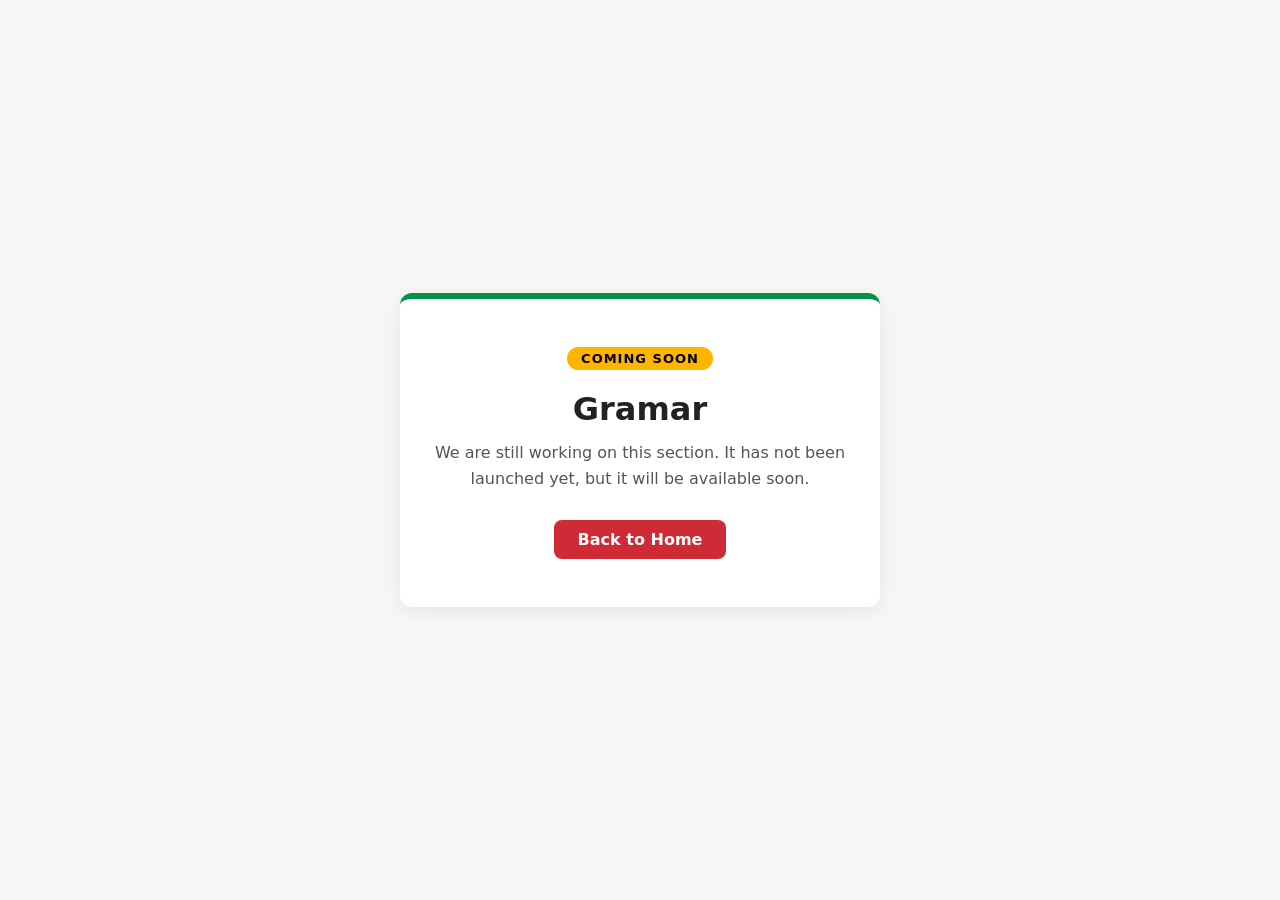
<file: gramar.html>
<!DOCTYPE html>
<html lang="en">
<head>
  <meta charset="UTF-8">
  <meta name="viewport" content="width=device-width, initial-scale=1.0">
  <title>Clips - Coming Soon</title>
  <style>
    * { box-sizing: border-box; margin: 0; padding: 0; }

    body {
      min-height: 100vh;
      display: flex;
      align-items: center;
      justify-content: center;
      padding: 24px;
      font-family: system-ui, -apple-system, Arial, sans-serif;
      background: #f7f7f5;
      color: #222;
      text-align: center;
    }

    .card {
      max-width: 480px;
      width: 100%;
      background: #fff;
      border-top: 6px solid #009246; /* green */
      border-radius: 12px;
      padding: 48px 32px;
      box-shadow: 0 4px 20px rgba(0, 0, 0, 0.08);
    }

    .badge {
      display: inline-block;
      background: #ffb400;
      color: #000;
      font-size: 13px;
      font-weight: bold;
      letter-spacing: 1px;
      text-transform: uppercase;
      padding: 4px 14px;
      border-radius: 999px;
      margin-bottom: 20px;
    }

    h1 { font-size: 32px; margin-bottom: 12px; }

    p { color: #555; line-height: 1.6; margin-bottom: 28px; }

    a.back {
      display: inline-block;
      background: #ce2b37; /* red */
      color: #fff;
      text-decoration: none;
      padding: 10px 24px;
      border-radius: 8px;
      font-weight: bold;
    }

    a.back:hover { opacity: 0.9; }
  </style>
</head>
<body>
  <main class="card">
    <span class="badge">Coming Soon</span>
    <h1>Gramar</h1>
    <p>We are still working on this section. It has not been launched yet, but it will be available soon.</p>
    <a class="back" href="learn.html">Back to Home</a>
  </main>
</body>
</html>
</file>
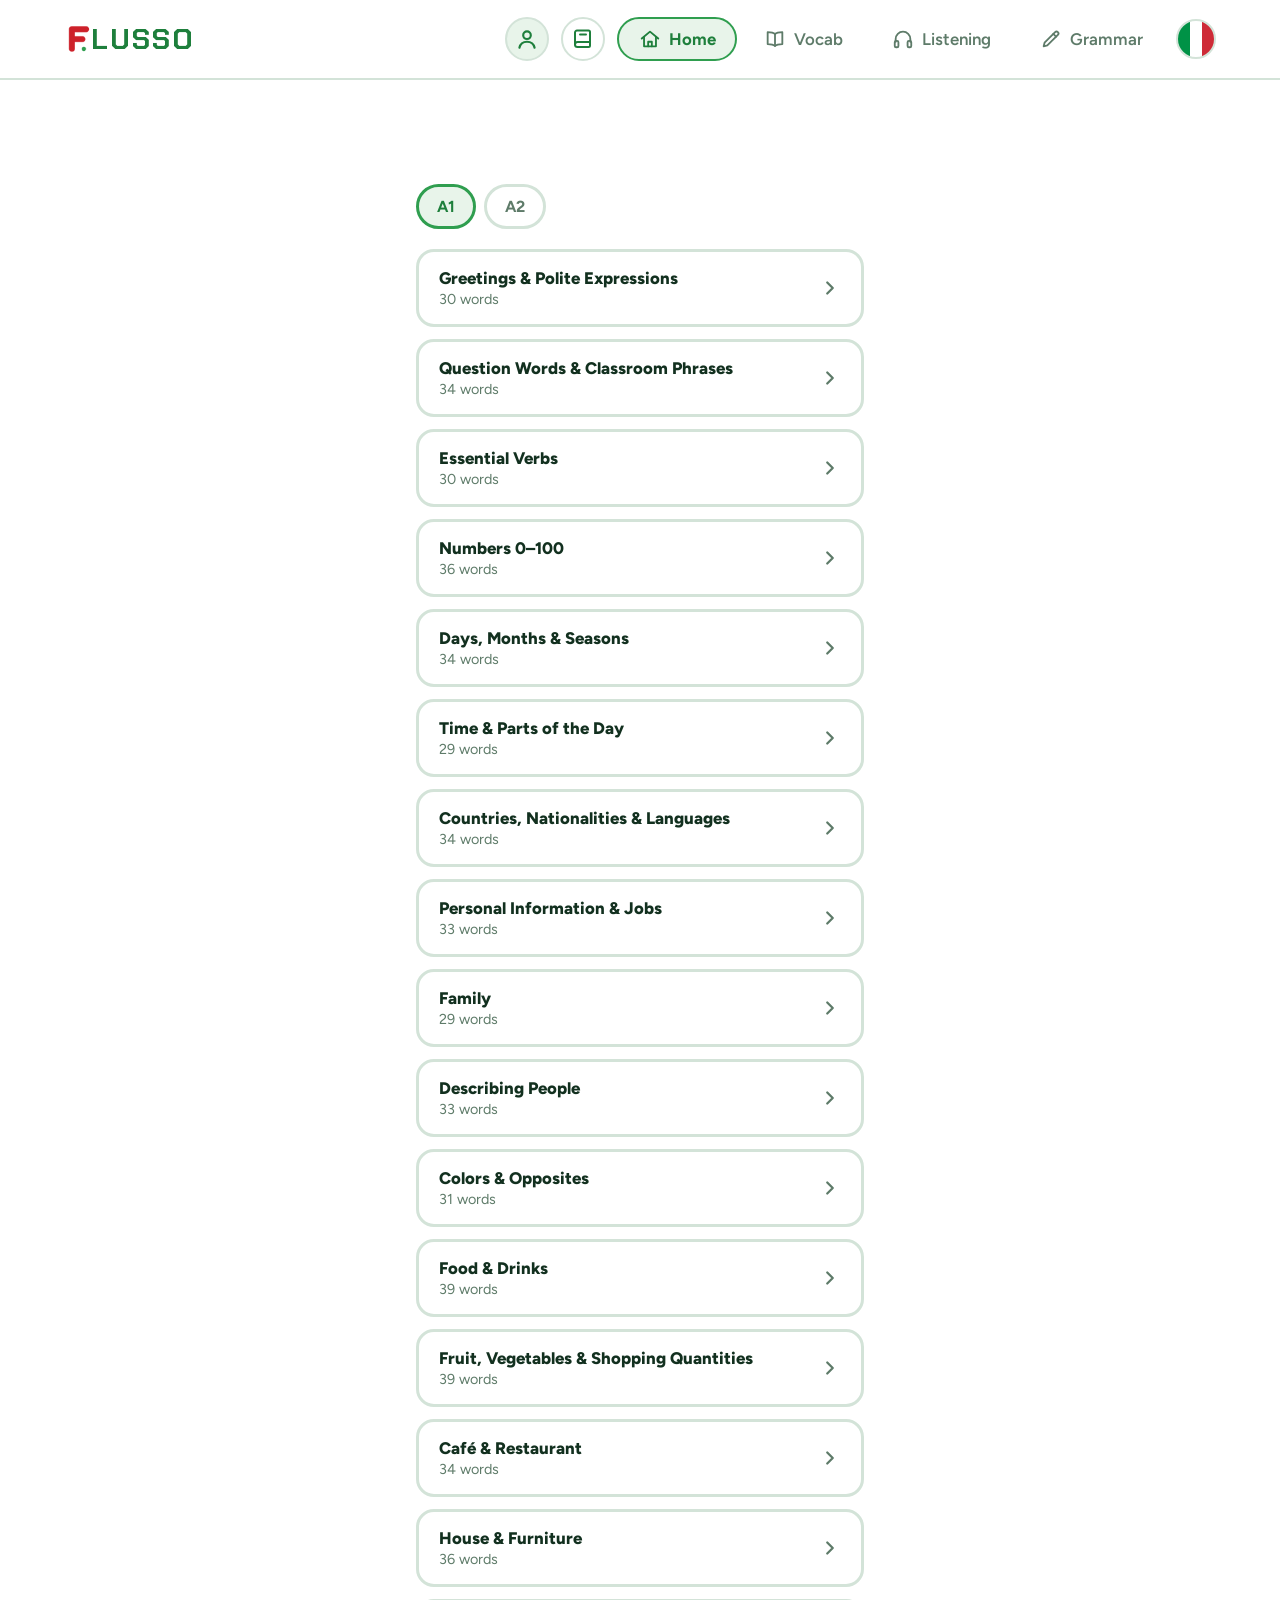
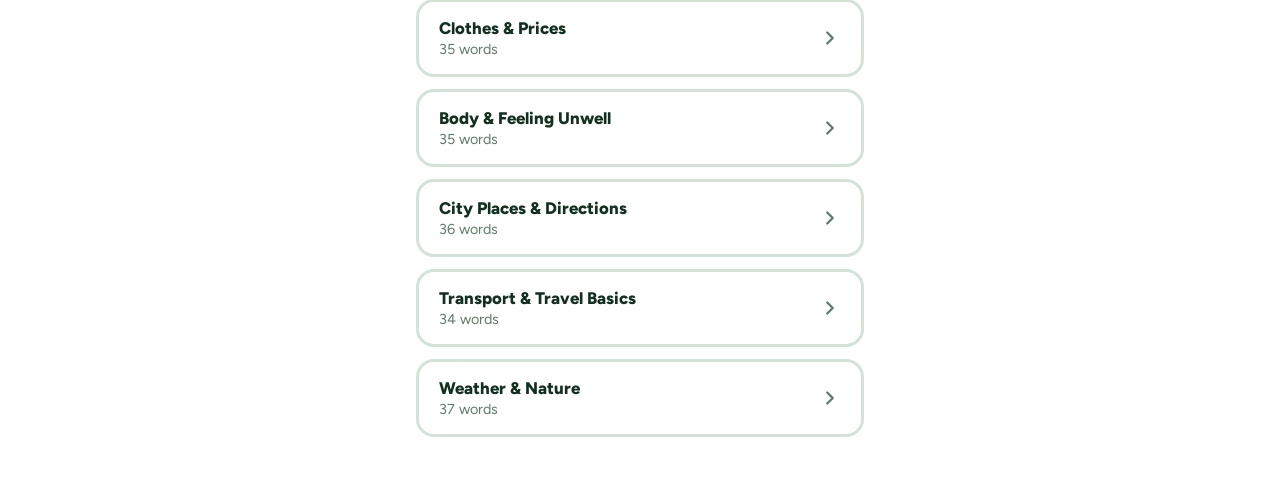
<file: learn.html>
<!DOCTYPE html>
<html lang="en">
<head>
  <meta charset="UTF-8">
  <meta name="viewport" content="width=device-width, initial-scale=1.0">
  <title>Learn | Flusso</title>
 
  <!-- Fonts: copy the exact link from your home page if it is different -->
  <link rel="preconnect" href="https://fonts.googleapis.com">
  <link rel="preconnect" href="https://fonts.gstatic.com" crossorigin>
  <link href="https://fonts.googleapis.com/css2?family=Chakra+Petch:wght@600;700&family=Figtree:wght@500;600;700;800&display=swap" rel="stylesheet">
 
  <!-- Shared styles first, then this page's styles -->
  <link rel="stylesheet" href="styles.css">
  <link rel="stylesheet" href="learn.css">
</head>
 
<body class="inner-page">
 
  <header class="flusso-header">
    <a class="flusso-brand" href="index.html" aria-label="Flusso, home">
      <img class="flusso-logo" src="image__1_-removebg-preview.png" alt="Flusso Logo">
      <span class="flusso-name" aria-hidden="true" translate="no">LUSSO</span>
    </a>

    <div class="topbar-left">
      <span class="avatar" role="img" aria-label="Profile">
        <svg viewBox="0 0 24 24" width="26" height="26" fill="none" stroke="currentColor" stroke-width="2" stroke-linecap="round" stroke-linejoin="round" aria-hidden="true">
          <circle cx="12" cy="8.5" r="3.5" />
          <path d="M5 20c.8-3.5 3.7-5.5 7-5.5s6.2 2 7 5.5" />
        </svg>
      </span>

      <button id="saved-btn" class="icon-btn" aria-label="Saved words">
        <svg viewBox="0 0 24 24" width="24" height="24" fill="none" stroke="currentColor" stroke-width="2" stroke-linecap="round" stroke-linejoin="round" aria-hidden="true">
          <path d="M6 3.5h11.5A1.5 1.5 0 0 1 19 5v13.5a1.5 1.5 0 0 1-1.5 1.5H6.5A2.5 2.5 0 0 1 4 17.5v-12A2 2 0 0 1 6 3.5z" />
          <path d="M4 17.5A2.5 2.5 0 0 1 6.5 15H19" />
          <path d="M9 7.5h6" />
        </svg>
      </button>
    </div>

    <nav class="flusso-nav" aria-label="Main">
      <a href="learn.html" aria-current="page">
        <svg viewBox="0 0 24 24" fill="none" stroke="currentColor" stroke-width="2" stroke-linecap="round" stroke-linejoin="round" aria-hidden="true">
          <path d="M3 11.5 12 4l9 7.5" />
          <path d="M5.5 10v10h13V10" />
          <path d="M10 20v-5h4v5" />
        </svg>
        <span>Home</span>
      </a>
      <a href="vocap.html">
        <svg viewBox="0 0 24 24" fill="none" stroke="currentColor" stroke-width="2" stroke-linecap="round" stroke-linejoin="round" aria-hidden="true">
          <path d="M12 6.5C10.4 5 8 4.5 4 4.5v13c4 0 6.4.5 8 2 1.6-1.5 4-2 8-2v-13c-4 0-6.4.5-8 2z" />
          <path d="M12 6.5v13" />
        </svg>
        <span>Vocab</span>
      </a>
      <a href="listening.html">
        <svg viewBox="0 0 24 24" fill="none" stroke="currentColor" stroke-width="2" stroke-linecap="round" stroke-linejoin="round" aria-hidden="true">
          <path d="M4 15v-3a8 8 0 0 1 16 0v3" />
          <rect x="3" y="14" width="4" height="7" rx="1.5" />
          <rect x="17" y="14" width="4" height="7" rx="1.5" />
        </svg>
        <span>Listening</span>
      </a>
      <a href="gramar.html">
        <svg viewBox="0 0 24 24" fill="none" stroke="currentColor" stroke-width="2" stroke-linecap="round" stroke-linejoin="round" aria-hidden="true">
          <path d="M4 20l1-4L16.5 4.5a2.1 2.1 0 0 1 3 3L8 19z" />
          <path d="M14.5 6.5l3 3" />
        </svg>
        <span>Grammar</span>
      </a>
    </nav>

    <span class="flag" role="img" aria-label="Italian"></span>
  </header>
 
  <main class="learn-html">
 
    <section id="topics-view" class="view">
      <div id="level-list" class="level-list" role="group" aria-label="Levels"></div>
      <ul id="topic-list" class="topic-list"></ul>
    </section>
 
    <section id="learn-view" class="view" hidden>
      <button id="back-btn" class="back-btn">
        <svg viewBox="0 0 24 24" width="22" height="22" fill="none" stroke="currentColor" stroke-width="2.5" stroke-linecap="round" stroke-linejoin="round" aria-hidden="true">
          <path d="M15 6l-6 6 6 6" />
        </svg>
        Topics
      </button>
 
      <h2 id="topic-title" class="topic-heading"></h2>
 
      <section class="learn-card">
        <button id="speak-btn" class="speak-btn" aria-label="Listen to the word" hidden>
 
          <svg viewBox="0 0 24 24" width="32" height="32" aria-hidden="true">
            <path fill="currentColor" d="M4 9.5v5a1 1 0 0 0 1 1h3l4.2 3.5A1 1 0 0 0 14 18.2V5.8a1 1 0 0 0-1.8-.8L8 8.5H5a1 1 0 0 0-1 1z" />
            <path fill="none" stroke="currentColor" stroke-width="2" stroke-linecap="round" d="M17 9a4.5 4.5 0 0 1 0 6M19.5 6.5a8 8 0 0 1 0 11" />
          </svg>
        </button>
        <p id="italian-word" class="card-word" translate="no" lang="it">Tap Learn to start</p>
        <p id="english-word" class="card-translation"></p>
      </section>
 
      <div class="actions">
        <button id="learn-btn" class="btn btn-primary">Learn</button>
        <button id="save-btn" class="btn btn-outline">Save</button>
      </div>
 
      <button id="quiz-btn" class="btn btn-quiz" hidden>Take the quiz</button>
    </section>

    <section id="saved-view" class="view" hidden>
      <button id="saved-back-btn" class="back-btn">
        <svg viewBox="0 0 24 24" width="22" height="22" fill="none" stroke="currentColor" stroke-width="2.5" stroke-linecap="round" stroke-linejoin="round" aria-hidden="true">
          <path d="M15 6l-6 6 6 6" />
        </svg>
        Back
      </button>

      <h2 class="topic-heading">Saved words</h2>
      <ul id="saved-list" class="saved-list"></ul>
    </section>

    <section id="quiz-view" class="view" hidden>
      <button id="quiz-back-btn" class="back-btn">
        <svg viewBox="0 0 24 24" width="22" height="22" fill="none" stroke="currentColor" stroke-width="2.5" stroke-linecap="round" stroke-linejoin="round" aria-hidden="true">
          <path d="M15 6l-6 6 6 6" />
        </svg>
        Back
      </button>
 
      <div class="quiz-bar" aria-hidden="true">
        <div id="quiz-bar-fill" class="quiz-bar-fill"></div>
      </div>
      <p id="quiz-count" class="quiz-count"></p>
 
      <div id="quiz-play" class="view">
        <section class="quiz-card">
          <p id="quiz-sentence" class="card-word" translate="no" lang="it"></p>
          <p id="quiz-translation" class="card-translation"></p>
        </section>
 
        <div id="quiz-options" class="quiz-options"></div>
 
        <p id="quiz-feedback" class="quiz-feedback" aria-live="polite"></p>
 
        <button id="quiz-next-btn" class="btn btn-primary quiz-next" hidden>Continue</button>
      </div>
 
      <div id="quiz-result" class="view" hidden>
        <section class="quiz-card">
          <p id="quiz-score-text" class="card-word"></p>
          <p id="quiz-message" class="card-translation"></p>
        </section>
 
        <div class="actions">
          <button id="quiz-retry-btn" class="btn btn-primary">Try again</button>
          <button id="quiz-exit-btn" class="btn btn-outline">Back to topic</button>
        </div>
      </div>
    </section>
 
  </main>
  <script src="words.js"></script>
  <script src="learn.js"></script>
</body>
</html>
</file>
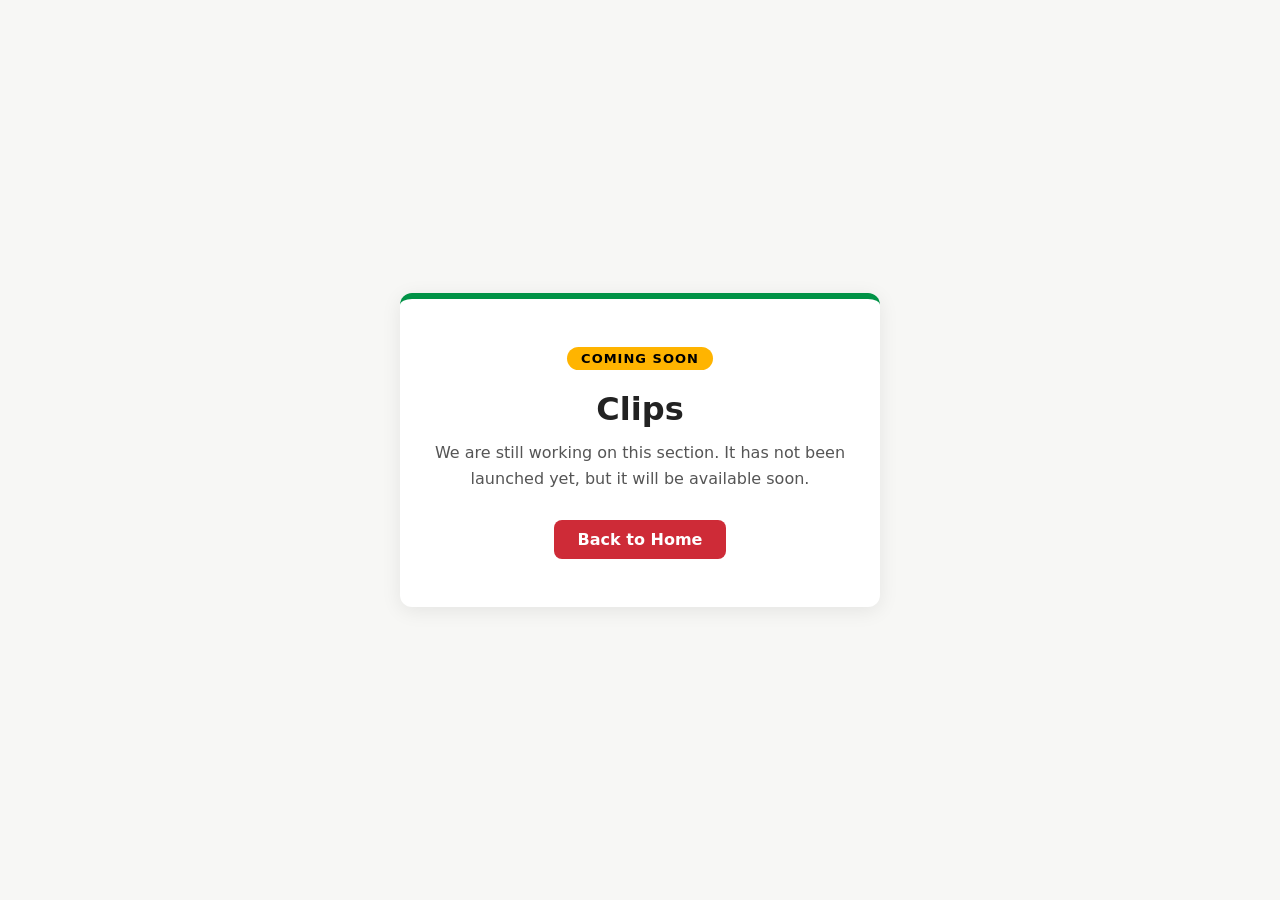
<file: listening.html>
<!DOCTYPE html>
<html lang="en">
<head>
  <meta charset="UTF-8">
  <meta name="viewport" content="width=device-width, initial-scale=1.0">
  <title>Clips - Coming Soon</title>
  <style>
    * { box-sizing: border-box; margin: 0; padding: 0; }

    body {
      min-height: 100vh;
      display: flex;
      align-items: center;
      justify-content: center;
      padding: 24px;
      font-family: system-ui, -apple-system, Arial, sans-serif;
      background: #f7f7f5;
      color: #222;
      text-align: center;
    }

    .card {
      max-width: 480px;
      width: 100%;
      background: #fff;
      border-top: 6px solid #009246; /* green */
      border-radius: 12px;
      padding: 48px 32px;
      box-shadow: 0 4px 20px rgba(0, 0, 0, 0.08);
    }

    .badge {
      display: inline-block;
      background: #ffb400;
      color: #000;
      font-size: 13px;
      font-weight: bold;
      letter-spacing: 1px;
      text-transform: uppercase;
      padding: 4px 14px;
      border-radius: 999px;
      margin-bottom: 20px;
    }

    h1 { font-size: 32px; margin-bottom: 12px; }

    p { color: #555; line-height: 1.6; margin-bottom: 28px; }

    a.back {
      display: inline-block;
      background: #ce2b37; /* red */
      color: #fff;
      text-decoration: none;
      padding: 10px 24px;
      border-radius: 8px;
      font-weight: bold;
    }

    a.back:hover { opacity: 0.9; }
  </style>
</head>
<body>
  <main class="card">
    <span class="badge">Coming Soon</span>
    <h1>Clips</h1>
    <p>We are still working on this section. It has not been launched yet, but it will be available soon.</p>
    <a class="back" href="learn.html">Back to Home</a>
  </main>
</body>
</html>
</file>
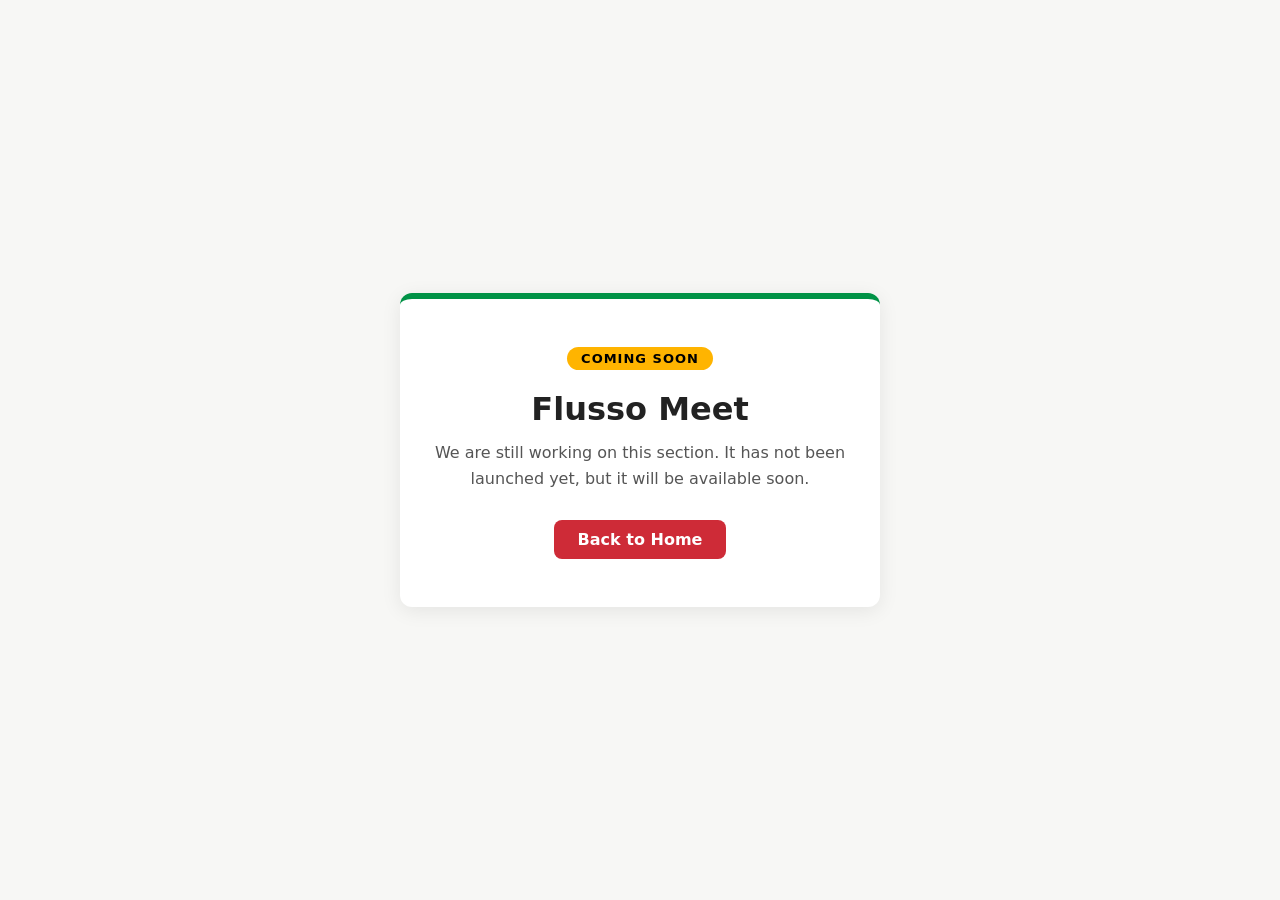
<file: meet.htm>
<!DOCTYPE html>
<html lang="en">
<head>
  <meta charset="UTF-8">
  <meta name="viewport" content="width=device-width, initial-scale=1.0">
  <title>meet - Coming Soon</title>
  <style>
    * { box-sizing: border-box; margin: 0; padding: 0; }

    body {
      min-height: 100vh;
      display: flex;
      align-items: center;
      justify-content: center;
      padding: 24px;
      font-family: system-ui, -apple-system, Arial, sans-serif;
      background: #f7f7f5;
      color: #222;
      text-align: center;
    }

    .card {
      max-width: 480px;
      width: 100%;
      background: #fff;
      border-top: 6px solid #009246; /* green */
      border-radius: 12px;
      padding: 48px 32px;
      box-shadow: 0 4px 20px rgba(0, 0, 0, 0.08);
    }

    .badge {
      display: inline-block;
      background: #ffb400;
      color: #000;
      font-size: 13px;
      font-weight: bold;
      letter-spacing: 1px;
      text-transform: uppercase;
      padding: 4px 14px;
      border-radius: 999px;
      margin-bottom: 20px;
    }

    h1 { font-size: 32px; margin-bottom: 12px; }

    p { color: #555; line-height: 1.6; margin-bottom: 28px; }

    a.back {
      display: inline-block;
      background: #ce2b37;
      color: #fff;
      text-decoration: none;
      padding: 10px 24px;
      border-radius: 8px;
      font-weight: bold;
    }

    a.back:hover { opacity: 0.9; }
  </style>
</head>
<body>
  <main class="card">
    <span class="badge">Coming Soon</span>
    <h1>Flusso Meet</h1>
    <p>We are still working on this section. It has not been launched yet, but it will be available soon.</p>
    <a class="back" href="index.html">Back to Home</a>
  </main>
</body>
</html>
</file>
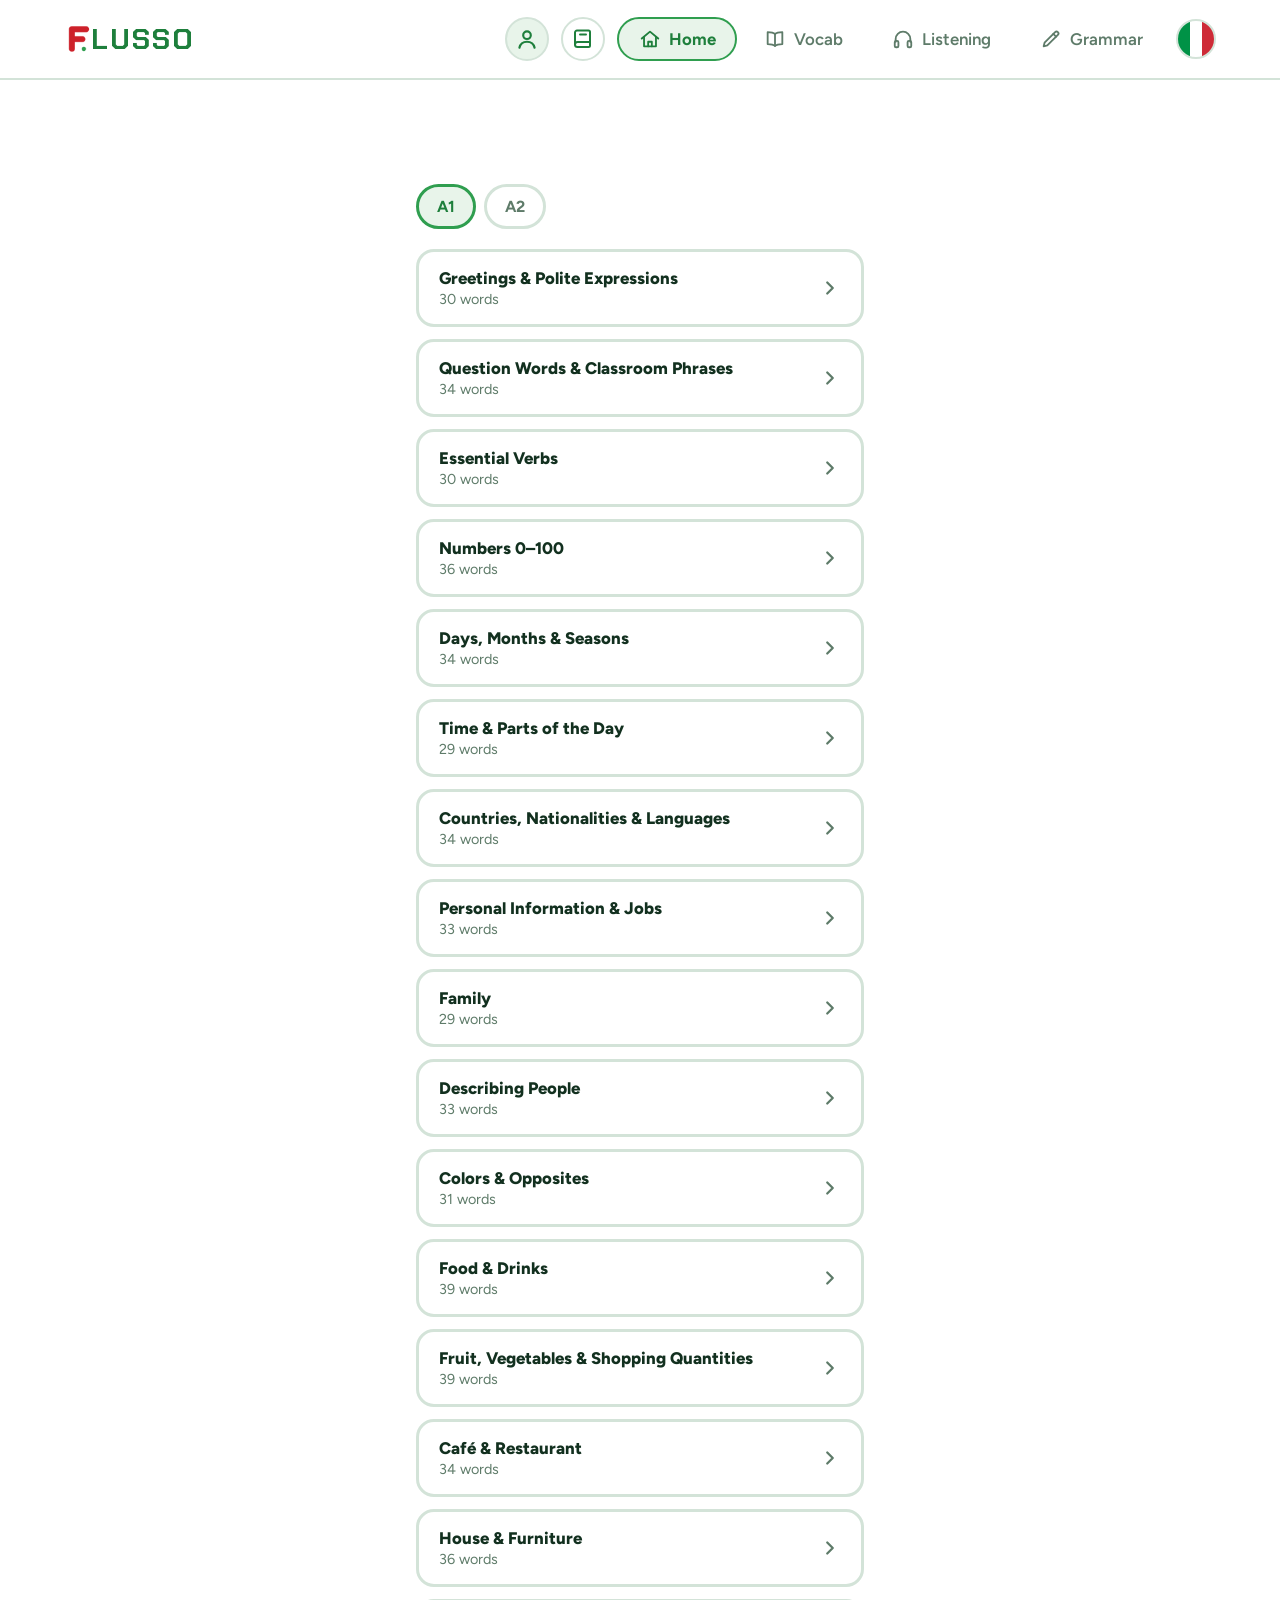
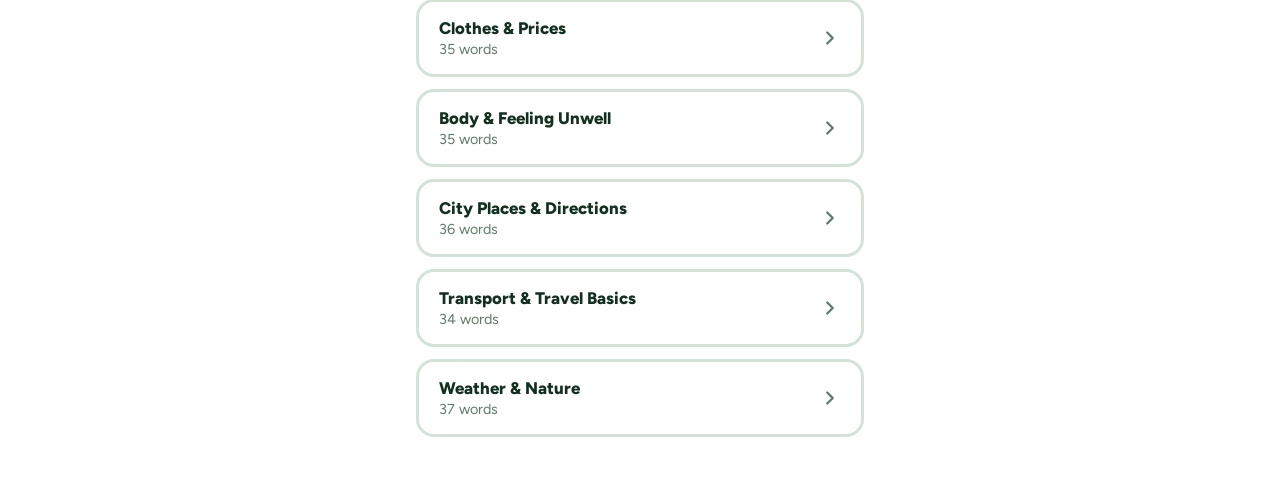
<file: vocap.html>
<!DOCTYPE html>
<html lang="en">
<head>
  <meta charset="UTF-8">
  <meta name="viewport" content="width=device-width, initial-scale=1.0">
  <title>Learn | Flusso</title>
 
  <!-- Fonts: copy the exact link from your home page if it is different -->
  <link rel="preconnect" href="https://fonts.googleapis.com">
  <link rel="preconnect" href="https://fonts.gstatic.com" crossorigin>
  <link href="https://fonts.googleapis.com/css2?family=Chakra+Petch:wght@600;700&family=Figtree:wght@500;600;700;800&display=swap" rel="stylesheet">
 
  <!-- Shared styles first, then this page's styles -->
  <link rel="stylesheet" href="styles.css">
  <link rel="stylesheet" href="learn.css">
</head>
 
<body class="inner-page">
 
  <header class="flusso-header">
    <a class="flusso-brand" href="index.html" aria-label="Flusso, home">
      <img class="flusso-logo" src="image__1_-removebg-preview.png" alt="Flusso Logo">
      <span class="flusso-name" aria-hidden="true">LUSSO</span>
    </a>

    <div class="topbar-left">
      <span class="avatar" role="img" aria-label="Profile">
        <svg viewBox="0 0 24 24" width="26" height="26" fill="none" stroke="currentColor" stroke-width="2" stroke-linecap="round" stroke-linejoin="round" aria-hidden="true">
          <circle cx="12" cy="8.5" r="3.5" />
          <path d="M5 20c.8-3.5 3.7-5.5 7-5.5s6.2 2 7 5.5" />
        </svg>
      </span>

      <button id="saved-btn" class="icon-btn" aria-label="Saved words">
        <svg viewBox="0 0 24 24" width="24" height="24" fill="none" stroke="currentColor" stroke-width="2" stroke-linecap="round" stroke-linejoin="round" aria-hidden="true">
          <path d="M6 3.5h11.5A1.5 1.5 0 0 1 19 5v13.5a1.5 1.5 0 0 1-1.5 1.5H6.5A2.5 2.5 0 0 1 4 17.5v-12A2 2 0 0 1 6 3.5z" />
          <path d="M4 17.5A2.5 2.5 0 0 1 6.5 15H19" />
          <path d="M9 7.5h6" />
        </svg>
      </button>
    </div>

    <nav class="flusso-nav" aria-label="Main">
      <a href="learn.html" aria-current="page">
        <svg viewBox="0 0 24 24" fill="none" stroke="currentColor" stroke-width="2" stroke-linecap="round" stroke-linejoin="round" aria-hidden="true">
          <path d="M3 11.5 12 4l9 7.5" />
          <path d="M5.5 10v10h13V10" />
          <path d="M10 20v-5h4v5" />
        </svg>
        <span>Home</span>
      </a>
      <a href="vocap.html">
        <svg viewBox="0 0 24 24" fill="none" stroke="currentColor" stroke-width="2" stroke-linecap="round" stroke-linejoin="round" aria-hidden="true">
          <path d="M12 6.5C10.4 5 8 4.5 4 4.5v13c4 0 6.4.5 8 2 1.6-1.5 4-2 8-2v-13c-4 0-6.4.5-8 2z" />
          <path d="M12 6.5v13" />
        </svg>
        <span>Vocab</span>
      </a>
      <a href="listening.html">
        <svg viewBox="0 0 24 24" fill="none" stroke="currentColor" stroke-width="2" stroke-linecap="round" stroke-linejoin="round" aria-hidden="true">
          <path d="M4 15v-3a8 8 0 0 1 16 0v3" />
          <rect x="3" y="14" width="4" height="7" rx="1.5" />
          <rect x="17" y="14" width="4" height="7" rx="1.5" />
        </svg>
        <span>Listening</span>
      </a>
      <a href="gramar.html">
        <svg viewBox="0 0 24 24" fill="none" stroke="currentColor" stroke-width="2" stroke-linecap="round" stroke-linejoin="round" aria-hidden="true">
          <path d="M4 20l1-4L16.5 4.5a2.1 2.1 0 0 1 3 3L8 19z" />
          <path d="M14.5 6.5l3 3" />
        </svg>
        <span>Grammar</span>
      </a>
    </nav>

    <span class="flag" role="img" aria-label="Italian"></span>
  </header>
 
  <main class="learn-html">
 
    <section id="topics-view" class="view">
      <div id="level-list" class="level-list" role="group" aria-label="Levels"></div>
      <ul id="topic-list" class="topic-list"></ul>
    </section>
 
    <section id="learn-view" class="view" hidden>
      <button id="back-btn" class="back-btn">
        <svg viewBox="0 0 24 24" width="22" height="22" fill="none" stroke="currentColor" stroke-width="2.5" stroke-linecap="round" stroke-linejoin="round" aria-hidden="true">
          <path d="M15 6l-6 6 6 6" />
        </svg>
        Topics
      </button>
 
      <h2 id="topic-title" class="topic-heading"></h2>
 
      <section class="learn-card">
        <button id="speak-btn" class="speak-btn" aria-label="Listen to the word" hidden>
 
          <svg viewBox="0 0 24 24" width="32" height="32" aria-hidden="true">
            <path fill="currentColor" d="M4 9.5v5a1 1 0 0 0 1 1h3l4.2 3.5A1 1 0 0 0 14 18.2V5.8a1 1 0 0 0-1.8-.8L8 8.5H5a1 1 0 0 0-1 1z" />
            <path fill="none" stroke="currentColor" stroke-width="2" stroke-linecap="round" d="M17 9a4.5 4.5 0 0 1 0 6M19.5 6.5a8 8 0 0 1 0 11" />
          </svg>
        </button>
        <p id="italian-word" class="card-word">Tap Learn to start</p>
        <p id="english-word" class="card-translation"></p>
      </section>
 
      <div class="actions">
        <button id="learn-btn" class="btn btn-primary">Learn</button>
        <button id="save-btn" class="btn btn-outline">Save</button>
      </div>
 
      <button id="quiz-btn" class="btn btn-quiz" hidden>Take the quiz</button>
    </section>

    <section id="saved-view" class="view" hidden>
      <button id="saved-back-btn" class="back-btn">
        <svg viewBox="0 0 24 24" width="22" height="22" fill="none" stroke="currentColor" stroke-width="2.5" stroke-linecap="round" stroke-linejoin="round" aria-hidden="true">
          <path d="M15 6l-6 6 6 6" />
        </svg>
        Back
      </button>

      <h2 class="topic-heading">Saved words</h2>
      <ul id="saved-list" class="saved-list"></ul>
    </section>

    <section id="quiz-view" class="view" hidden>
      <button id="quiz-back-btn" class="back-btn">
        <svg viewBox="0 0 24 24" width="22" height="22" fill="none" stroke="currentColor" stroke-width="2.5" stroke-linecap="round" stroke-linejoin="round" aria-hidden="true">
          <path d="M15 6l-6 6 6 6" />
        </svg>
        Back
      </button>
 
      <div class="quiz-bar" aria-hidden="true">
        <div id="quiz-bar-fill" class="quiz-bar-fill"></div>
      </div>
      <p id="quiz-count" class="quiz-count"></p>
 
      <div id="quiz-play" class="view">
        <section class="quiz-card">
          <p id="quiz-sentence" class="card-word"></p>
          <p id="quiz-translation" class="card-translation"></p>
        </section>
 
        <div id="quiz-options" class="quiz-options"></div>
 
        <p id="quiz-feedback" class="quiz-feedback" aria-live="polite"></p>
 
        <button id="quiz-next-btn" class="btn btn-primary quiz-next" hidden>Continue</button>
      </div>
 
      <div id="quiz-result" class="view" hidden>
        <section class="quiz-card">
          <p id="quiz-score-text" class="card-word"></p>
          <p id="quiz-message" class="card-translation"></p>
        </section>
 
        <div class="actions">
          <button id="quiz-retry-btn" class="btn btn-primary">Try again</button>
          <button id="quiz-exit-btn" class="btn btn-outline">Back to topic</button>
        </div>
      </div>
    </section>
 
  </main>
  <script src="words.js"></script>
  <script src="learn.js"></script>
</body>
</html>
</file>
<file: styles.css>
* {
  padding: 0;
  margin: 0;
  box-sizing: border-box;
}

html {
  overscroll-behavior: none;
  -webkit-text-size-adjust: 100%;
}

body {
  overflow-x: hidden;
  background: #f2f7f3;
  color: #0d2a1a;
  font-family: "Figtree", system-ui, -apple-system, "Segoe UI", Roboto, sans-serif;
  -webkit-font-smoothing: antialiased;
  -moz-osx-font-smoothing: grayscale;
}

img {
  display: block;
  max-width: 100%;
}

::selection {
  background: #c41a20;
  color: #ffffff;
}

.flusso-header :focus-visible,
.flusso-main :focus-visible {
  outline: 3px solid #ffffff;
  outline-offset: 3px;
}

.flusso-header {
  position: relative;
  z-index: 1000;
  top: 0;
  left: 0;
  width: 100%;

  display: flex;
  align-items: center;

  min-height: 5rem;
  padding-top: 0.9rem;

  padding-inline: max(
    clamp(1.25rem, 5vw, 3rem),
    calc((100% - 78rem) / 2 + clamp(1.25rem, 5vw, 3rem))
  );

  background: #1e7f3c;
}

.flusso-brand {
  display: flex;
  align-items: center;
  color: inherit;
  text-decoration: none;
  border-radius: 0.75rem;
}

.flusso-logo {
  width: 10%;
  height: auto;
  margin-right: 21px;
}

.flusso-name {
  margin-left: calc(6rem * -0.375);

  font-family: "Chakra Petch", "Segoe UI", system-ui, sans-serif;
  font-size: 1.8rem;
  font-weight: 700;
  line-height: 1;
  letter-spacing: 2px;
  text-transform: uppercase;
  color: #ffffff;
}

.flusso-nav {
  display: flex;
  align-items: center;
  gap: 0.4rem;
  margin-left: auto;
}

.flusso-nav a {
  display: inline-flex;
  align-items: center;
  justify-content: center;

  height: 2.75rem;
  padding: 0 1.2rem;
  border-radius: 999px;

  font-family: "Figtree", system-ui, -apple-system, "Segoe UI", Roboto, sans-serif;
  font-size: 1.05rem;
  font-weight: 600;
  text-decoration: none;
  color: #ffffff;
  background-color: transparent;

  transition: background-color 0.2s ease;
}

.flusso-nav a:hover {
  background-color: rgba(255, 255, 255, 0.14);
}

.flusso-nav .flusso-learn {
  margin-inline: 0.25rem;
  background-color: #ffffff;
  color: #008540;
  font-weight: 700;
}

.flusso-nav .flusso-learn:hover {
  background-color: #e8f5ee;
}


@media (min-width: 769px) {
  .flusso-nav a:first-child {
    box-shadow: inset 0 0 0 1.5px rgba(255, 255, 255, 0.45);
  }
}

.flusso-main {
  position: relative;
  isolation: isolate;
  overflow: hidden;

  display: flex;
  align-items: center;

  background: #1e7f3c;
  color: #ffffff;
}

.flusso-main::after {
  content: "";
  position: absolute;
  z-index: 2;
  left: 0;
  right: 0;
  bottom: -1px;
  height: clamp(2.5rem, 6vw, 5rem);
  pointer-events: none;
}

.flusso-flow {
  position: absolute;
  z-index: 0;
  inset: 0;
  width: 100%;
  height: 100%;
  pointer-events: none;
}

.flusso-flow path {
  fill: none;
  stroke-linecap: round;
  stroke-dasharray: 1;
  stroke-dashoffset: 1;
  animation-name: flusso-draw;
  animation-duration: 2.8s;
  animation-timing-function: cubic-bezier(0.22, 0.7, 0.2, 1);
  animation-delay: calc(var(--i) * 110ms + 150ms);
  animation-fill-mode: forwards;
}

.flusso-flow path:nth-child(3n + 1) {
  stroke: #9be6a5;
  stroke-width: 2;
  opacity: 0.55;
}

.flusso-flow path:nth-child(3n + 2) {
  stroke: #ffffff;
  stroke-width: 1.5;
  opacity: 0.22;
}

.flusso-flow path:nth-child(3n) {
  stroke: #4caf50;
  stroke-width: 2;
  opacity: 0.9;
}

@keyframes flusso-draw {
  to {
    stroke-dashoffset: 0;
  }
}

.flusso-section {
  position: relative;
  z-index: 1;

  display: grid;
  grid-template-columns: minmax(0, 1.05fr) minmax(0, 0.95fr);
  align-items: center;
  column-gap: clamp(1rem, 4vw, 4rem);

  width: 100%;
  max-width: 78rem;
  margin-inline: auto;
  padding: 3rem clamp(1.25rem, 5vw, 3rem) calc(clamp(2.5rem, 6vw, 5rem) + 1.5rem);
}

.flusso-main::before {
  content: "";
  position: absolute;
  z-index: 0;
  top: 0;
  right: 0;
  bottom: 0;
  width: 60%;


  background: url("data:image/svg+xml,%3Csvg xmlns='http://www.w3.org/2000/svg' viewBox='0 0 200 200' preserveAspectRatio='none'%3E%3Cpath fill='%234caf50' d='M30,200 C0,160 55,135 45,100 C35,55 75,15 120,18 C160,21 165,70 200,65 L200,200 Z'/%3E%3C/svg%3E") center / 100% 100% no-repeat;
}

.flusso-content {
  grid-area: 1 / 1;

  display: flex;
  flex-direction: column;
  align-items: flex-start;
  gap: 2.25rem;
}

.flusso-advice {
  max-width: 13ch;

  font-family: "Chakra Petch", "Segoe UI", system-ui, sans-serif;
  font-size: clamp(2.6rem, 5.6vw, 4.75rem);
  font-weight: 700;
  line-height: 1.03;
  letter-spacing: -0.012em;
  text-wrap: balance;
  color: #ffffff;
}

.flusso-enter {
  display: inline-flex;
  align-items: center;
  justify-content: center;

  width: max-content;
  padding: 1.05rem 2.2rem;
  border-radius: 999px;

  background: linear-gradient(180deg, #c41a20 0%, #e0314a 100%);
  color: #ffffff;

  font-family: "Figtree", system-ui, -apple-system, "Segoe UI", Roboto, sans-serif;
  font-size: 1.25rem;
  font-weight: 700;
  text-decoration: none;

  box-shadow:
    0 0 0 3px rgba(255, 255, 255, 0.3),
    0 14px 26px -10px rgba(50, 0, 8, 0.6);

  transition:
    transform 0.2s ease,
    box-shadow 0.2s ease,
    filter 0.2s ease;
}

.flusso-enter:hover {
  transform: translateY(-2px);
  filter: brightness(1.08);
  box-shadow:
    0 0 0 3px rgba(255, 255, 255, 0.5),
    0 18px 30px -10px rgba(50, 0, 8, 0.65);
}

.flusso-enter:active {
  transform: translateY(0);
}

.flusso-background {
  grid-area: 1 / 2;
  justify-self: center;
  align-self: center;

  width: min(112%, 38rem);
  max-width: none;
  max-height: 36rem;
  object-fit: contain;
  filter: drop-shadow(0 20px 24px rgba(0, 40, 15, 0.3));
}

@media (max-width: 1116px) {
  
  .flusso-logo {
    width: 4rem;

  }
  .flusso-name {
    margin-left: calc(5rem * -0.375);
  }
  
  .flusso-main {
    height: calc(100svh - 13rem); 
    min-height: 24rem;             
  }

  .flusso-section {
    padding-block: 0.5rem;
  }

  .flusso-background {
    max-height: min(36rem, calc(100svh - 14rem));

  }
  
}

@media (max-width: 768px) {
  .flusso-logo {
    width: 15%;
    margin-right: 11px;
  }
  .flusso-name {
    margin-left: calc(5.0rem * -0.375);
  }

  .flusso-nav a {
    height: 2.5rem;
    padding: 0 1.1rem;
    font-size: 1rem;
    background-color: #ffffff;
    color: #008540;
  }

  .flusso-nav a:hover {
    background-color: #e8f5ee;
  }

  .flusso-nav .flusso-learn,
  .flusso-nav .flusso-meet {
    display: none;
  }

  .flusso-main {
    min-height: 0;
    height: 34rem;
  }

  .flusso-section {
    grid-template-columns: minmax(0, 1fr);
    row-gap: 1.5rem;
    padding-top: 2.5rem;
  }

  .flusso-content {
    grid-area: 1 / 1;
    align-items: center;
    gap: 1.75rem;
    text-align: center;
  }

  .flusso-advice {
    max-width: 14ch;
    font-size: clamp(2.25rem, 10vw, 3rem);
  }

  .flusso-enter {
    font-size: 1.15rem;
    padding: 0.95rem 1.9rem;
  }

  .flusso-main::before {
    top: auto;
    width: 100%;
    height: 77%;
    background-image: url("data:image/svg+xml,%3Csvg xmlns='http://www.w3.org/2000/svg' viewBox='0 0 200 200' preserveAspectRatio='none'%3E%3Cpath fill='%234caf50' d='M0,60 C50,0 120,110 200,30 L200,200 L0,200 Z'/%3E%3C/svg%3E");
  }

  .flusso-background {
    grid-area: 2 / 1;
    width: min(100%, 30rem);
    max-height: 35rem;
  }
}

@media (max-width: 420px) {
  .flusso-logo {
    width: 3rem;
    margin-right: 7px;
  }
  
  .flusso-name {
    font-size: 1.5rem;
    letter-spacing: 1.5px;
    margin-left: calc(4.25rem * -0.375);
  }
}

@media (prefers-reduced-motion: reduce) {
  .flusso-flow path {
    animation: none;
    stroke-dashoffset: 0;
  }

  .flusso-nav a,
  .flusso-enter {
    transition: none;
  }

  .flusso-enter:hover {
    transform: none;
  }
}




@media (min-width: 1117px) {
  .flusso-main {
    height: calc(100svh - 13rem); 
    min-height: 24rem;             
  }

  .flusso-section {
    padding-block: 0.5rem;
  }

  .flusso-background {
    max-height: min(36rem, calc(100svh - 14rem));

  }
}
</file>
<file: learn.css>
:root {
 
  --green: #2f9e4f;
  --green-dark: #1e7f3c;
  --green-light: #e8f4ea;
 
  --red: #cd212a;
  --red-light: #de3b47;
  --red-dark: #a8181f;

  --ink: #12301f;
  --muted: #5e7b69;
  --line: #d3e3d8;
  --white: #ffffff;
 
  --radius: 18px;
  --radius-pill: 999px;
 
  --header-height: 4rem;
}

@media (min-width: 1001px) {
  :root {
    --header-height: 5rem;
  }
}
 
 
.inner-page {
  background: var(--white);
}
 
 
@media (min-width: 1001px) {
 
  .inner-page .flusso-nav a {
    border: 2px solid transparent;
    box-shadow: none;
    background-color: transparent;
    color: var(--muted);
    transition: background-color 0.2s ease, border-color 0.2s ease, color 0.2s ease;
  }
 
  .inner-page .flusso-nav a:hover,
  .inner-page .flusso-nav a:focus-visible {
    border-color: var(--green);
    background-color: transparent;
    color: var(--green-dark);
  }
 
  .inner-page .flusso-nav a[aria-current="page"] {
    background-color: var(--green-light);
    border-color: var(--green);
    color: var(--green-dark);
    font-weight: 700;
  }
}
 

/* ---------- Header (white) ---------- */

.inner-page .flusso-header {
  justify-content: space-between;
  gap: 12px;
  min-height: var(--header-height);
  padding-top: 0;
  background: var(--white);
  border-bottom: 2px solid var(--line);
}

.inner-page .flusso-header :focus-visible {
  outline-color: var(--green);
}

.inner-page .flusso-name {
  color: var(--green-dark);
}

.topbar-left {
  display: flex;
  align-items: center;
  gap: 12px;
}

.avatar,
.icon-btn {
  display: grid;
  place-items: center;
  width: 44px;
  height: 44px;
  padding: 0;
  border: 2px solid var(--line);
  border-radius: 50%;
  color: var(--green-dark);
}

.avatar {
  background: var(--green-light);
}

.icon-btn {
  background: var(--white);
  cursor: pointer;
  transition: background-color 0.2s ease, border-color 0.2s ease;
}

.icon-btn:hover,
.icon-btn.is-active {
  background: var(--green-light);
  border-color: var(--green);
}

.flag {
  flex-shrink: 0;
  width: 40px;
  height: 40px;
  border: 2px solid var(--line);
  border-radius: 50%;
  background: linear-gradient(
    90deg,
    #009246 0 33.34%,
    #ffffff 33.34% 66.67%,
    #ce2b37 66.67% 100%
  );
}

/* ---------- Nav icons ---------- */

.inner-page .flusso-nav a {
  gap: 0.5rem;
}

.inner-page .flusso-nav svg {
  width: 1.375rem;
  height: 1.375rem;
  flex-shrink: 0;
}

@media (min-width: 1001px) {
  .inner-page .flusso-nav {
    margin: 0 auto;
  }

  .topbar-left {
    margin-left: 0.75rem;
  }
}

@media (min-width: 1001px) and (max-width: 1200px) {
  .inner-page .flusso-nav a {
    padding: 0 0.8rem;
  }
}

@media (max-width: 1000px) {
  .inner-page .flusso-brand {
    display: none;
  }

  .inner-page .flusso-nav {
    display: flex;
    justify-content: center;
    position: fixed;
    left: 0;
    right: 0;
    bottom: 0;
    margin: 0;
    gap: 4px;
    padding: 8px 12px calc(8px + env(safe-area-inset-bottom));
    background: var(--white);
    border-top: 2px solid var(--line);
  }

  .inner-page .flusso-nav a {
    display: flex;
    flex: 1;
    max-width: 9rem;
    flex-direction: column;
    gap: 2px;
    height: auto;
    padding: 6px 4px;
    border-radius: 1rem;
    font-size: 0.75rem;
    color: var(--muted);
  }

  .inner-page .flusso-nav a:hover,
  .inner-page .flusso-nav a:focus-visible {
    border-color: var(--green);
    color: var(--green-dark);
  }

  .inner-page .flusso-nav a[aria-current="page"] {
    background-color: var(--green-light);
    border-color: transparent;
    color: var(--green-dark);
  }

  .inner-page .learn-html {
    padding-bottom: calc(64px + env(safe-area-inset-bottom) + 24px);
  }
}

.learn-html {
  max-width: 480px;
  margin: 0 auto;
  padding: calc(var(--header-height) + 24px) 16px 48px;
 
  display: flex;
  flex-direction: column;
  gap: 20px;
}
 
.actions {
  display: flex;
  gap: 12px;
}
 
 

 
.learn-card {
  background: var(--white);
  border: 3px solid var(--line);
  border-radius: var(--radius);
  box-shadow: 0 8px 24px rgba(18, 48, 31, 0.08);
 
  min-height: 260px;
  padding: 40px 20px;
 
  display: flex;
  flex-direction: column;
  align-items: center;
  justify-content: center;
  gap: 8px;
  text-align: center;
}

 

.card-word {
  margin: 0;
  font-family: "Chakra Petch", "Segoe UI", system-ui, sans-serif;
  font-size: 2.25rem;
  font-weight: 700;
  line-height: 1.1;
  color: var(--green-dark);
}
 

.card-translation {
  margin: 0;
  min-height: 1.5em;
  font-size: 1.125rem;
  font-weight: 500;
  color: var(--muted);
}

.btn {
  flex: 1;
  padding: 16px 24px;
  border: 3px solid transparent;
  border-radius: var(--radius-pill);

  font-family: inherit;
  font-size: 1.125rem;
  font-weight: 800;
  cursor: pointer;

  transition: transform 0.1s ease, box-shadow 0.1s ease,
  background-color 0.2s ease, border-color 0.2s ease, color 0.2s ease;
}

.btn:focus-visible {
  outline: 3px solid var(--green);
  outline-offset: 3px;
}


.btn-primary {
  background: linear-gradient(180deg, #c41a20 0%, #e0314a 100%);
  background-origin: border-box;
  color: var(--white);
  box-shadow:
    0 4px 0 var(--red-dark),
    0 10px 18px rgba(168, 24, 31, 0.25),
    inset 0 2px 0 rgba(255, 255, 255, 0.3);
}

.btn-primary:hover {
  filter: brightness(1.08);
}

.btn-primary:active {
  transform: scale(0.97);
}

.btn-outline {
  background-color: var(--white);
  border-color: var(--red);
  color: var(--red);
}

.btn-outline:hover {
  background: rgba(205, 33, 42, 0.08);
}

.btn-outline:active {
  transform: scale(0.97);
}

.btn-outline.is-saved {
  background: var(--green-light);
  border-color: var(--green);
  color: var(--green-dark);
}

.btn-outline.is-saved::before {
  content: "\2713";
  margin-right: 8px;
}

.saved-title {
  margin-bottom: 12px;
  font-size: 1.25rem;
  font-weight: 800;
  color: var(--ink);
}

.saved-list {
  list-style: none;
  display: flex;
  flex-direction: column;
  gap: 12px;
}

.saved-list:empty::before {
  content: "No saved words yet";

  padding: 20px;
  text-align: center;
  color: var(--muted);
  font-weight: 500;
}

.saved-item {
  display: flex;
  justify-content: space-between;
  align-items: center;
  gap: 12px;

  padding: 16px 20px;
  background: var(--white);
  border: 3px solid var(--line);
  border-radius: var(--radius);

  transition: border-color 0.2s ease, background-color 0.2s ease;
}

.saved-item:hover {
  border-color: var(--green);
  background: var(--green-light);
}

.saved-it {
  font-weight: 800;
  color: var(--green-dark);
}

.saved-en {
  margin-left: auto;
  font-size: 0.95rem;
  color: var(--muted);
}

.saved-remove {
  display: grid;
  place-items: center;
  flex-shrink: 0;
  width: 36px;
  height: 36px;
  border: 0;
  border-radius: 50%;
  background: transparent;
  color: var(--muted);
  cursor: pointer;
  transition: background-color 0.2s ease, color 0.2s ease;
}

.saved-remove:hover {
  background: rgba(205, 33, 42, 0.1);
  color: var(--red);
}

.saved-remove:focus-visible {
  outline: 3px solid var(--green);
  outline-offset: 2px;
}


@keyframes pop-in {
  from {
    opacity: 0;
    transform: translateY(8px) scale(0.96);
  }
  to {
    opacity: 1;
    transform: none;
  }
}

.learn-card.is-new .speak-btn,
.learn-card.is-new .card-word,
.learn-card.is-new .card-translation {
  animation: pop-in 0.3s ease;
}





.speak-btn {
  display: grid;
  place-items: center;
  flex-shrink: 0;
  width: 70px;
  height: 70px;
  margin-bottom: 8px;
  border: 0;
  border-radius: 50%;
  background: var(--green);
  color: var(--white);
  cursor: pointer;
  transition: transform 0.1s ease, background-color 0.2s ease;
}

.speak-btn[hidden] {
  display: none;
}

.speak-btn:hover {
  box-shadow: inset 0 0 0 100px rgba(255, 255, 255, 0.15);
}

.speak-btn:active {
  transform: scale(0.92);
}

.speak-btn:focus-visible {
  outline: 3px solid var(--green);
  outline-offset: 3px;
}

.level-list {
  display: flex;
  gap: 8px;
  overflow-x: auto;
  padding: 6px;
  margin: -6px;
}

.level-btn {
  flex-shrink: 0;
  padding: 10px 18px;
  border: 3px solid var(--line);
  border-radius: var(--radius-pill);
  background: var(--white);
  color: var(--muted);

  font-family: inherit;
  font-size: 1rem;
  font-weight: 700;
  white-space: nowrap;
  cursor: pointer;

  transition: transform 0.1s ease, border-color 0.2s ease,
  background-color 0.2s ease, color 0.2s ease;
}

.level-btn:hover {
  border-color: var(--green);
}

.level-btn[aria-pressed="true"] {
  background: var(--green-light);
  border-color: var(--green);
  color: var(--green-dark);
}

.level-btn:active {
  transform: scale(0.97);
}

.level-btn:focus-visible {
  outline: 3px solid var(--green);
  outline-offset: 2px;
}

/* ---------- Topics screen & back button ---------- */

.view {
  display: flex;
  flex-direction: column;
  gap: 20px;
}

.view[hidden] {
  display: none;
}

.topic-list {
  list-style: none;
  margin: 0;
  padding: 0;
  display: flex;
  flex-direction: column;
  gap: 12px;
}

.topic-row {
  display: flex;
  align-items: center;
  gap: 12px;
  width: 100%;
  padding: 16px 20px;
  background: var(--white);
  border: 3px solid var(--line);
  border-radius: var(--radius);

  font-family: inherit;
  text-align: left;
  cursor: pointer;

  transition: transform 0.1s ease, border-color 0.2s ease,
  background-color 0.2s ease;
}

.topic-row:hover {
  border-color: var(--green);
  background: var(--green-light);
}

.topic-row:active {
  transform: scale(0.98);
}

.topic-row:focus-visible {
  outline: 3px solid var(--green);
  outline-offset: 3px;
}

.topic-text {
  display: flex;
  flex-direction: column;
  gap: 2px;
  flex: 1;
  min-width: 0;
}

.topic-title {
  font-size: 1.05rem;
  font-weight: 800;
  color: var(--ink);
}

.topic-meta {
  font-size: 0.9rem;
  color: var(--muted);
}

.topic-chevron {
  display: grid;
  place-items: center;
  flex-shrink: 0;
  color: var(--muted);
}

.back-btn {
  align-self: flex-start;
  display: inline-flex;
  align-items: center;
  gap: 6px;
  padding: 8px 14px 8px 8px;
  border: 0;
  border-radius: var(--radius-pill);
  background: transparent;
  color: var(--green-dark);

  font-family: inherit;
  font-size: 1rem;
  font-weight: 800;
  cursor: pointer;

  transition: background-color 0.2s ease;
}

.back-btn:hover {
  background: var(--green-light);
}

.back-btn:focus-visible {
  outline: 3px solid var(--green);
  outline-offset: 2px;
}

.topic-heading {
  margin: -8px 0 0;
  font-size: 1.35rem;
  font-weight: 800;
  color: var(--ink);
}

/* ---------- Quiz ---------- */

.btn-quiz,
.quiz-next {
  flex: none;
}

.btn-quiz {
  background: var(--green);
  color: var(--white);
  box-shadow: 0 4px 0 var(--green-dark);
}

.btn-quiz:hover {
  filter: brightness(1.08);
}

.btn-quiz:active {
  transform: scale(0.97);
}

.quiz-bar {
  height: 12px;
  background: var(--green-light);
  border-radius: var(--radius-pill);
  overflow: hidden;
}

.quiz-bar-fill {
  width: 0;
  height: 100%;
  background: var(--green);
  border-radius: inherit;
  transition: width 0.3s ease;
}

.quiz-count {
  margin: -8px 0 0;
  font-size: 0.9rem;
  font-weight: 700;
  color: var(--muted);
}

.quiz-card {
  background: var(--white);
  border: 3px solid var(--line);
  border-radius: var(--radius);
  box-shadow: 0 8px 24px rgba(18, 48, 31, 0.08);

  min-height: 180px;
  padding: 32px 20px;

  display: flex;
  flex-direction: column;
  align-items: center;
  justify-content: center;
  gap: 8px;
  text-align: center;
}

.quiz-options {
  display: flex;
  flex-direction: column;
  gap: 12px;
}

.quiz-option {
  padding: 16px 20px;
  background: var(--white);
  border: 3px solid var(--line);
  border-radius: var(--radius);
  color: var(--ink);

  font-family: inherit;
  font-size: 1.125rem;
  font-weight: 800;
  text-align: left;
  cursor: pointer;

  transition: transform 0.1s ease, border-color 0.2s ease,
  background-color 0.2s ease, color 0.2s ease;
}

@media (hover: hover) {
  .quiz-option:hover:not(:disabled) {
    border-color: var(--green);
    background: var(--green-light);
  }
}

.quiz-option:active:not(:disabled) {
  transform: scale(0.98);
}

.quiz-option:disabled {
  cursor: default;
}

.quiz-option:focus-visible {
  outline: 3px solid var(--green);
  outline-offset: 3px;
}

.quiz-option.is-correct {
  border-color: var(--green);
  background: var(--green-light);
  color: var(--green-dark);
}

.quiz-option.is-wrong {
  border-color: var(--red);
  background: rgba(205, 33, 42, 0.08);
  color: var(--red);
}

.quiz-feedback {
  margin: 0;
  min-height: 1.5em;
  font-size: 1.125rem;
  font-weight: 800;
  text-align: center;
}

.quiz-feedback.is-correct {
  color: var(--green-dark);
}

.quiz-feedback.is-wrong {
  color: var(--red);
}

@media (prefers-reduced-motion: reduce) {
  .btn,
  .saved-item,
  .saved-remove,
  .speak-btn,
  .level-btn,
  .topic-row,
  .back-btn,
  .icon-btn,
  .quiz-option,
  .quiz-bar-fill {
    transition: none;
  }

  .learn-card.is-new .speak-btn,
  .learn-card.is-new .card-word,
  .learn-card.is-new .card-translation {
    animation: none;
  }
}
</file>
